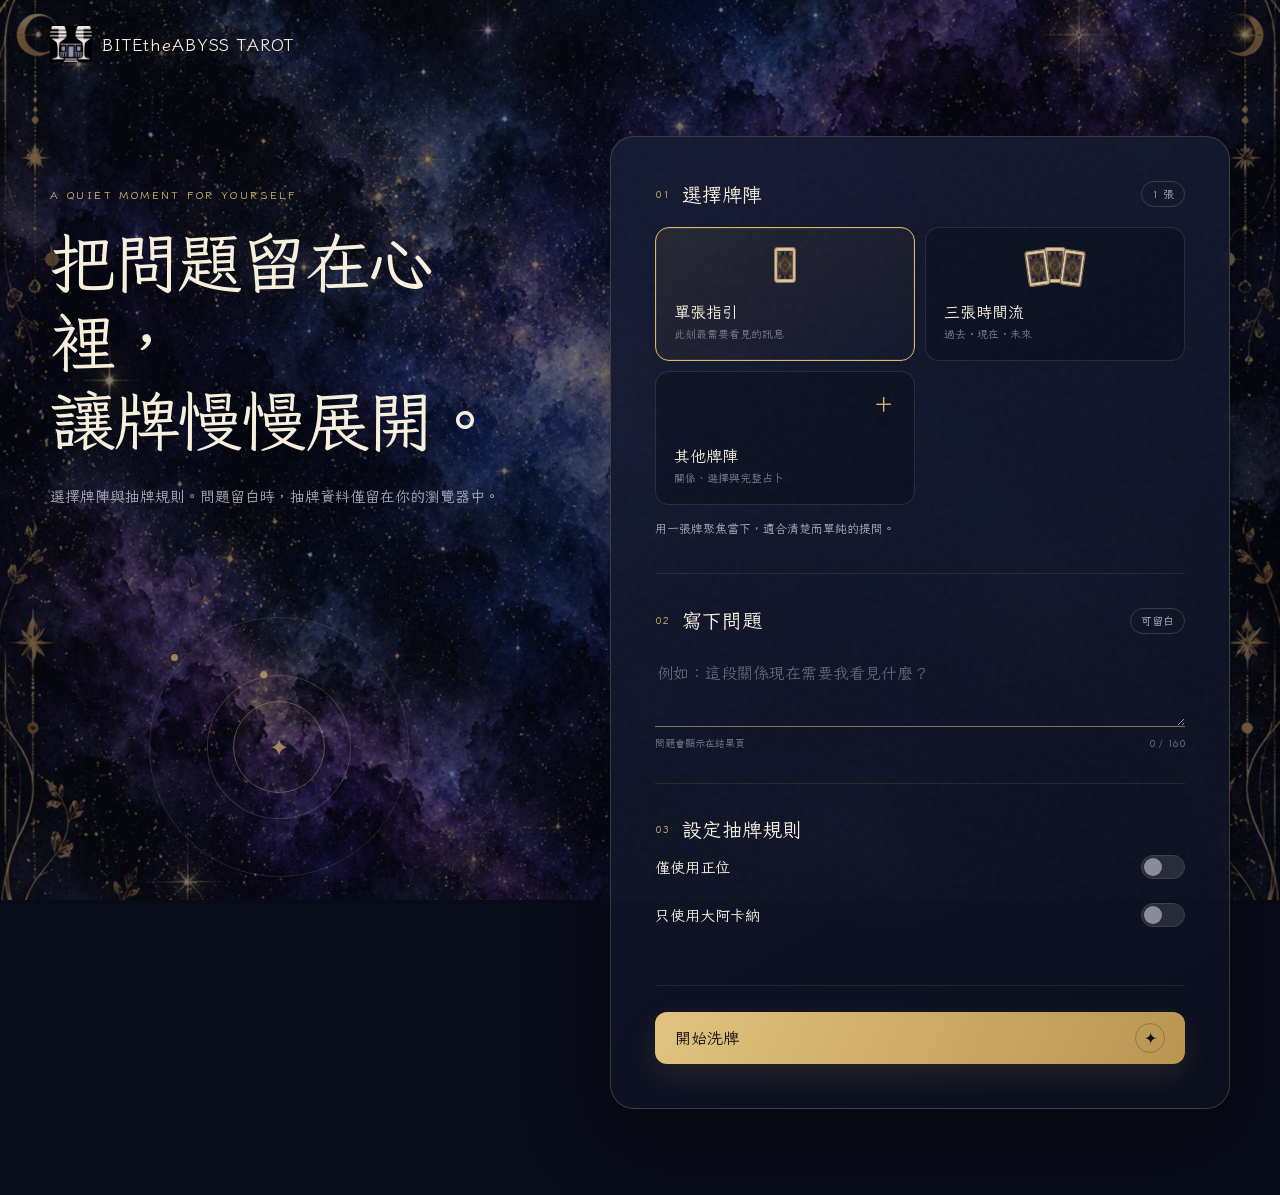
<file: index.html>
<!doctype html>
<html lang="zh-Hant">
<head>
  <meta charset="utf-8">
  <meta name="viewport" content="width=device-width, initial-scale=1, viewport-fit=cover">
  <meta name="theme-color" content="#090c1a">
  <meta name="description" content="一段安靜、私密的線上塔羅抽牌儀式。">
  <title>BITEtheABYSS TAROT｜線上抽牌</title>
  <link rel="icon" type="image/jpeg" href="assets/brand/bitetheabyss-logo.jpg">
  <link rel="preload" href="assets/fonts/Iansui-Regular.woff" as="font" type="font/woff" crossorigin>
  <link rel="stylesheet" href="styles.css?v=10">
</head>
<body class="setup-page">
  <div class="grain" aria-hidden="true"></div>
  <header class="site-header shell">
    <a class="brand" href="index.html" aria-label="BITEtheABYSS TAROT 首頁">
      <img class="brand-mark" src="assets/brand/bitetheabyss-logo.jpg" width="42" height="36" alt="">
      <span>BITEtheABYSS TAROT</span>
    </a>
  </header>

  <main class="shell setup-layout">
    <section class="intro" aria-labelledby="page-title">
      <p class="eyebrow">A quiet moment for yourself</p>
      <h1 id="page-title">把問題留在心裡，<br>讓牌慢慢展開。</h1>
      <p class="lede">選擇牌陣與抽牌規則。問題留白時，抽牌資料僅留在你的瀏覽器中。</p>
      <div class="moon-orbit" aria-hidden="true">
        <span class="orbit orbit-one"></span>
        <span class="orbit orbit-two"></span>
        <span class="moon">✦</span>
      </div>
    </section>

    <form id="setup-form" class="setup-card">
      <section class="form-section" aria-labelledby="spread-title">
        <div class="section-heading">
          <div>
            <span class="step-number">01</span>
            <h2 id="spread-title">選擇牌陣</h2>
          </div>
          <span id="card-count" class="count-pill">1 張</span>
        </div>

        <div class="spread-grid" role="radiogroup" aria-label="牌陣">
          <label class="spread-option selected">
            <input type="radio" name="spread" value="single" checked>
            <span class="spread-icon one-card" aria-hidden="true"><i></i></span>
            <strong>單張指引</strong>
            <small>此刻最需要看見的訊息</small>
          </label>
          <label class="spread-option">
            <input type="radio" name="spread" value="three">
            <span class="spread-icon three-card" aria-hidden="true"><i></i><i></i><i></i></span>
            <strong>三張時間流</strong>
            <small>過去・現在・未來</small>
          </label>
          <label class="spread-option more-option">
            <input type="radio" name="spread" value="relationship">
            <span class="spread-icon five-card" aria-hidden="true"><i></i><i></i><i></i><i></i><i></i></span>
            <strong>關係牌陣</strong>
            <small>雙方心態與關係走向</small>
          </label>
          <label class="spread-option more-option">
            <input type="radio" name="spread" value="decision">
            <span class="spread-icon five-card decision-icon" aria-hidden="true"><i></i><i></i><i></i><i></i><i></i></span>
            <strong>選擇牌陣</strong>
            <small>兩條路徑與核心建議</small>
          </label>
          <label class="spread-option more-option">
            <input type="radio" name="spread" value="celtic">
            <span class="spread-icon ten-card" aria-hidden="true"><i></i><i></i><i></i><i></i><i></i><i></i></span>
            <strong>塞爾特十字</strong>
            <small>完整梳理複雜情境</small>
          </label>
          <label class="spread-option more-option">
            <input type="radio" name="spread" value="body-mind-spirit">
            <span class="spread-icon three-card" aria-hidden="true"><i></i><i></i><i></i></span>
            <strong>身心靈</strong>
            <small>身體・思緒・內在需要</small>
          </label>
          <label class="spread-option more-option">
            <input type="radio" name="spread" value="elements">
            <span class="spread-icon five-card" aria-hidden="true"><i></i><i></i><i></i><i></i></span>
            <strong>四元素</strong>
            <small>行動・情感・思考・現實</small>
          </label>
          <label class="spread-option more-option">
            <input type="radio" name="spread" value="creative">
            <span class="spread-icon five-card" aria-hidden="true"><i></i><i></i><i></i><i></i><i></i></span>
            <strong>創作指引</strong>
            <small>靈感、阻力與下一步</small>
          </label>
          <button id="toggle-more" class="spread-more" type="button" aria-expanded="false">
            <span>＋</span>
            <strong>其他牌陣</strong>
            <small>關係、選擇與完整占卜</small>
          </button>
        </div>
        <p id="spread-description" class="selection-note">用一張牌聚焦當下，適合清楚而單純的提問。</p>
      </section>

      <section class="form-section" aria-labelledby="question-title">
        <div class="section-heading compact">
          <div>
            <span class="step-number">02</span>
            <h2 id="question-title">寫下問題</h2>
          </div>
          <span class="optional">可留白</span>
        </div>
        <label class="sr-only" for="question">你的問題</label>
        <textarea id="question" name="question" rows="2" maxlength="160" placeholder="例如：這段關係現在需要我看見什麼？"></textarea>
        <div class="field-meta"><span>問題會顯示在結果頁</span><span id="question-count">0 / 160</span></div>
      </section>

      <section class="form-section rules-section" aria-labelledby="rules-title">
        <div class="section-heading compact">
          <div>
            <span class="step-number">03</span>
            <h2 id="rules-title">設定抽牌規則</h2>
          </div>
        </div>

        <div class="mindset-row deck-scope-row">
          <div>
            <strong>僅使用正位</strong>
          </div>
          <label class="switch">
            <input id="upright-only-toggle" type="checkbox">
            <span aria-hidden="true"></span>
            <span class="sr-only">僅使用正位</span>
          </label>
        </div>

        <div class="mindset-row deck-scope-row">
          <div>
            <strong>只使用大阿卡納</strong>
          </div>
          <label class="switch">
            <input id="major-only-toggle" type="checkbox">
            <span aria-hidden="true"></span>
            <span class="sr-only">只使用大阿卡納，共 24 張</span>
          </label>
        </div>

      </section>

      <button class="primary-button" type="submit">
        <span>開始洗牌</span>
        <span class="button-symbol" aria-hidden="true">✦</span>
      </button>
    </form>
  </main>

  <script src="js/card-art.js?v=6"></script>
  <script src="js/tarot-data.js?v=11"></script>
  <script src="js/setup.js?v=11"></script>
</body>
</html>
</file>
<file: styles.css>
@font-face {
  font-family: 'Iansui';
  src: url('assets/fonts/Iansui-Regular.woff') format('woff');
  font-weight: 400;
  font-style: normal;
  font-display: swap;
}

:root {
  --ink: #f7f0dd;
  --muted: #aaa9b7;
  --dim: #777789;
  --gold: #d9b96f;
  --gold-soft: #92794a;
  --night: #080b18;
  --night-2: #0e1327;
  --panel: rgba(18, 23, 43, 0.86);
  --line: rgba(218, 191, 126, 0.22);
  --line-strong: rgba(218, 191, 126, 0.55);
  --serif: 'Iansui', serif;
  --sans: 'Iansui', sans-serif;
  color-scheme: dark;
}

* { box-sizing: border-box; }
html { min-height: 100%; background: var(--night); }
body {
  min-height: 100vh;
  margin: 0;
  color: var(--ink);
  font-family: var(--sans);
  isolation: isolate;
  background: transparent;
}
body::before {
  content: "";
  position: fixed;
  inset: 0;
  pointer-events: none;
  z-index: -1;
  background: linear-gradient(rgba(5, 8, 20, .5), rgba(5, 8, 20, .5)), url('assets/brand/starfield.jpg') center / cover no-repeat;
}
button, input, textarea { font: inherit; }
button { color: inherit; }
.grain {
  position: fixed;
  inset: 0;
  opacity: .035;
  pointer-events: none;
  z-index: 10;
  background-image: url("data:image/svg+xml,%3Csvg viewBox='0 0 180 180' xmlns='http://www.w3.org/2000/svg'%3E%3Cfilter id='n'%3E%3CfeTurbulence type='fractalNoise' baseFrequency='.8' numOctaves='3' stitchTiles='stitch'/%3E%3C/filter%3E%3Crect width='100%25' height='100%25' filter='url(%23n)' opacity='.8'/%3E%3C/svg%3E");
}
.shell { width: min(1180px, calc(100% - 48px)); margin-inline: auto; }
.site-header { height: 88px; display: flex; align-items: center; justify-content: space-between; position: relative; z-index: 20; }
.brand { display: inline-flex; align-items: center; gap: 10px; color: var(--ink); text-decoration: none; font-family: var(--serif); font-size: 17px; letter-spacing: .05em; }
.brand-mark { display:block; width:42px; height:36px; flex:0 0 auto; object-fit:contain; mix-blend-mode:screen; }
.brand span { min-width:0; }
.site-header > .text-button { flex:0 0 auto; }
.quiet-label, .eyebrow { color: var(--gold); font-size: 11px; letter-spacing: .22em; text-transform: uppercase; }
.text-button { border: 0; background: none; color: var(--muted); padding: 10px; cursor: pointer; }
.text-button:hover { color: var(--ink); }

.setup-layout { display: grid; grid-template-columns: minmax(280px, .85fr) minmax(520px, 1.15fr); gap: clamp(48px, 8vw, 110px); align-items: start; padding: 48px 0 86px; }
.intro { position: sticky; top: 120px; padding-top: 42px; }
.intro h1 { font-family: var(--serif); font-weight: 400; font-size: clamp(40px, 5.5vw, 66px); line-height: 1.2; letter-spacing: -.035em; margin: 22px 0; }
.lede { max-width: 460px; color: var(--muted); line-height: 1.9; font-size: 15px; }
.moon-orbit { position: relative; width: min(360px, 90%); aspect-ratio: 1; margin: 56px auto 0; display: grid; place-items: center; opacity: .68; }
.orbit { position: absolute; inset: 14%; border: 1px solid var(--line); border-radius: 50%; }
.orbit-two { inset: 30%; transform: rotate(38deg); border-color: rgba(218,191,126,.32); }
.orbit::after { content:""; position:absolute; width:7px; height:7px; border-radius:50%; background:var(--gold); top:14%; left:8%; box-shadow: 0 0 18px var(--gold); }
.moon { width: 92px; height: 92px; border-radius: 50%; border: 1px solid var(--line-strong); display:grid; place-items:center; color:var(--gold); font-size:24px; box-shadow: inset 0 0 50px rgba(217,185,111,.08), 0 0 55px rgba(112,123,196,.08); }

.setup-card { position: relative; border: 1px solid var(--line); border-radius: 24px; padding: clamp(24px, 4vw, 44px); background: linear-gradient(150deg, rgba(21,27,51,.94), rgba(12,16,31,.92)); box-shadow: 0 30px 90px rgba(0,0,0,.24); backdrop-filter: blur(22px); }
.form-section { padding: 0 0 34px; margin-bottom: 34px; border-bottom: 1px solid rgba(218,191,126,.12); }
.form-section:last-of-type { margin-bottom: 26px; }
.section-heading { display:flex; align-items:center; justify-content:space-between; gap:16px; margin-bottom:20px; }
.section-heading.compact { margin-bottom: 14px; }
.section-heading > div { display:flex; align-items:center; gap:12px; }
.step-number { color: var(--gold); font-size: 10px; letter-spacing: .12em; }
.section-heading h2 { font-family: var(--serif); font-size: 20px; font-weight: 400; margin: 0; }
.count-pill, .optional { color: var(--muted); font-size: 11px; border: 1px solid var(--line); padding: 6px 10px; border-radius: 99px; }
.spread-grid { display:grid; grid-template-columns: repeat(2, 1fr); gap:10px; }
.spread-option, .spread-more { position:relative; min-height:134px; border:1px solid rgba(218,191,126,.15); border-radius:14px; background:rgba(5,8,19,.3); padding:18px; display:flex; flex-direction:column; align-items:flex-start; justify-content:flex-end; gap:5px; cursor:pointer; transition:.2s ease; text-align:left; }
.spread-option:hover, .spread-more:hover { border-color: var(--line-strong); transform: translateY(-1px); }
.spread-option.selected { border-color: var(--gold); background: linear-gradient(145deg, rgba(132,107,59,.16), rgba(20,24,46,.8)); box-shadow: inset 0 0 0 1px rgba(217,185,111,.1); }
.spread-option input { position:absolute; opacity:0; pointer-events:none; }
.spread-option strong, .spread-more strong { font-family:var(--serif); font-size:16px; font-weight:400; }
.spread-option small, .spread-more small { color:var(--dim); font-size:11px; line-height:1.5; }
.spread-more { color:var(--ink); width:100%; }
.spread-more > span { position:absolute; top:19px; right:19px; color:var(--gold); font-size:22px; transition: transform .25s ease; }
.spread-more[aria-expanded="true"] > span { transform: rotate(45deg); }
.more-option { display:none; }
.spread-grid.expanded .more-option { display:flex; }
.spread-grid.expanded .spread-more { order:10; grid-column:1 / -1; min-height:82px; }
.spread-icon { height:46px; width:100%; position:absolute; inset:14px 0 auto; display:flex; justify-content:center; align-items:center; }
.spread-icon i { width:22px; height:36px; border:1px solid var(--gold-soft); border-radius:3px; background:#111827 url('assets/deck/00.png') center / 100% 100% no-repeat; display:block; margin:0 -2px; }
.three-card i:first-child { transform:rotate(-8deg) translateY(3px); } .three-card i:last-child { transform:rotate(8deg) translateY(3px); }
.five-card { transform:scale(.8); } .five-card i:nth-child(2), .five-card i:nth-child(4) { transform:translateY(-5px); }
.ten-card { transform:scale(.72); } .ten-card i:nth-child(even) { transform:translateY(-4px); }
.selection-note { color:var(--muted); font-size:12px; line-height:1.65; margin:14px 0 0; }
textarea { resize:vertical; width:100%; color:var(--ink); border:0; border-bottom:1px solid var(--line-strong); background:transparent; padding:12px 2px; outline:none; line-height:1.7; }
textarea::placeholder { color:#626476; }
textarea:focus { border-color:var(--gold); }
.field-meta { display:flex; justify-content:space-between; margin-top:8px; color:var(--dim); font-size:10px; }
.rule-fieldset { padding:0; margin:0 0 24px; border:0; }
.rule-fieldset legend { color:var(--muted); font-size:12px; margin-bottom:10px; }
.segmented { display:grid; grid-template-columns:1fr 1fr; border:1px solid var(--line); border-radius:10px; padding:4px; background:rgba(3,5,13,.28); }
.segmented label { cursor:pointer; }
.segmented input { position:absolute; opacity:0; }
.segmented span { display:block; text-align:center; color:var(--muted); font-size:12px; padding:10px; border-radius:7px; transition:.2s; }
.segmented input:checked + span { color:var(--ink); background:rgba(217,185,111,.14); box-shadow:inset 0 0 0 1px rgba(217,185,111,.3); }
.mindset-row { display:flex; justify-content:space-between; gap:20px; align-items:center; }
.mindset-row strong { display:block; font-family:var(--serif); font-weight:400; font-size:15px; }
.mindset-row small { display:block; color:var(--dim); font-size:11px; margin-top:6px; line-height:1.5; }
.switch { position:relative; flex:0 0 auto; cursor:pointer; }
.switch input { position:absolute; opacity:0; }
.switch > span:first-of-type { display:block; width:44px; height:24px; border-radius:20px; background:#282b3a; border:1px solid #3b3e50; transition:.2s; }
.switch > span:first-of-type::after { content:""; display:block; width:18px; height:18px; border-radius:50%; background:#8c8c98; margin:2px; transition:.2s; }
.switch input:checked + span { background:rgba(217,185,111,.25); border-color:var(--gold); }
.switch input:checked + span::after { background:var(--gold); transform:translateX(20px); }
.switch input:disabled + span { opacity:.38; cursor:not-allowed; }
.primary-button, .secondary-button { border-radius:12px; min-height:52px; padding:0 20px; cursor:pointer; transition:.2s ease; }
.primary-button { width:100%; display:flex; align-items:center; justify-content:space-between; color:#12111a; background:linear-gradient(115deg,#e0c37e,#b99550); border:0; font-family:var(--serif); font-size:16px; box-shadow:0 12px 32px rgba(191,151,73,.14); }
.primary-button:hover { transform:translateY(-1px); filter:brightness(1.06); }
.button-symbol { width:30px; height:30px; border:1px solid rgba(20,18,17,.24); border-radius:50%; display:grid; place-items:center; }
.privacy-note { text-align:center; color:var(--dim); font-size:10px; margin:12px 0 0; }
.is-hidden { display:none !important; }
.sr-only { position:absolute; width:1px; height:1px; padding:0; margin:-1px; overflow:hidden; clip:rect(0,0,0,0); white-space:nowrap; border:0; }

.reading-page { overflow-x:hidden; }
.reading-main { padding: 24px 0 90px; }
.ritual-head { text-align:center; max-width:650px; margin:12px auto 24px; }
.ritual-head h1 { font-family:var(--serif); font-size:clamp(34px,5vw,52px); font-weight:400; margin:10px 0 9px; }
.ritual-head p:last-child { color:var(--muted); font-size:13px; margin:0; }
.progress { width:min(600px, 100%); margin:28px auto 12px; padding:0; list-style:none; display:grid; grid-template-columns:repeat(4,1fr); }
.progress li { position:relative; display:flex; flex-direction:column; align-items:center; gap:6px; color:#626577; font-size:10px; }
.progress li::before { content:""; position:absolute; width:100%; height:1px; right:50%; top:13px; background:rgba(218,191,126,.14); z-index:-1; }
.progress li:first-child::before { display:none; }
.progress li span { width:26px; height:26px; border-radius:50%; display:grid; place-items:center; border:1px solid rgba(218,191,126,.2); background:var(--night-2); }
.progress li.active, .progress li.done { color:var(--gold); }
.progress li.active span { border-color:var(--gold); box-shadow:0 0 20px rgba(217,185,111,.12); }
.progress li.done span { background:var(--gold-soft); color:var(--night); border-color:var(--gold-soft); }
.table-panel { position:relative; width:min(1050px,100%); margin:0 auto; min-height:520px; border-radius:30px; overflow:hidden; border:1px solid rgba(218,191,126,.1); background:radial-gradient(circle at center,rgba(30,38,71,.52),rgba(8,11,24,.52) 66%); box-shadow:inset 0 0 110px rgba(0,0,0,.38),0 35px 100px rgba(0,0,0,.2); }
#canvas-wrap canvas { display:block; width:100% !important; touch-action:pan-y; cursor:pointer; }
.cut-controls { position:absolute; inset:auto 0 28px; display:flex; justify-content:center; gap:14px; z-index:5; }
.cut-controls button { border:1px solid var(--line); background:rgba(11,14,29,.88); color:var(--muted); border-radius:99px; padding:8px 18px; cursor:pointer; backdrop-filter:blur(8px); }
.cut-controls button:hover, .cut-controls button:focus-visible { color:var(--ink); border-color:var(--gold); }
.cut-controls button { min-height:44px; min-width:60px; touch-action:manipulation; }
.secondary-button { border:1px solid var(--line-strong); background:rgba(11,14,29,.72); color:var(--ink); }
#draw-assist { position:absolute; left:50%; bottom:22px; transform:translateX(-50%); z-index:5; min-height:40px; white-space:nowrap; }
.draw-status { position:absolute; top:18px; left:50%; transform:translateX(-50%); color:var(--muted); font-size:11px; letter-spacing:.05em; margin:0; z-index:3; }
.result-section { width:min(1050px,100%); margin:74px auto 0; scroll-margin-top:24px; }
.result-heading { text-align:center; max-width:680px; margin:0 auto 38px; }
.result-heading h2 { font-family:var(--serif); font-size:clamp(34px,5vw,48px); font-weight:400; margin:10px 0; }
.result-question { color:var(--muted); line-height:1.7; }
.result-cards { display:grid; grid-template-columns:repeat(3,1fr); gap:16px; }
.result-card { border:1px solid var(--line); border-radius:18px; padding:16px; background:linear-gradient(150deg,rgba(21,27,51,.85),rgba(11,14,28,.9)); display:grid; grid-template-columns:110px 1fr; gap:18px; min-height:190px; }
.result-card { animation: result-rise .5s both ease-out; }
.result-card-image { width:110px; height:auto; align-self:start; object-fit:contain; border-radius:8px; border:1px solid rgba(218,191,126,.35); box-shadow:0 10px 25px rgba(0,0,0,.28); }
.result-card.reversed .result-card-image { transform:rotate(180deg); }
.position-label { color:var(--gold); text-transform:uppercase; letter-spacing:.12em; font-size:9px; }
.result-card h3 { font-family:var(--serif); font-size:18px; font-weight:400; margin:10px 0 8px; }
.orientation-label { display:inline-block; color:var(--muted); font-size:10px; border:1px solid var(--line); border-radius:99px; padding:4px 8px; }
.keywords { color:#c8c4bd; font-size:12px; line-height:1.7; margin:12px 0 0; }
.card-meaning { color:var(--muted); font-size:14px; line-height:1.85; margin:12px 0 0; overflow-wrap:anywhere; }
.result-disclaimer { color:var(--dim); font-size:10px; text-align:center; margin:28px 0; }
.result-actions { display:flex; flex-direction:column; width:min(420px, 100%); margin-inline:auto; gap:12px; }
.result-actions .secondary-button, .compact-button { width:100%; min-width:0; }
#back-home { display:flex; align-items:center; justify-content:center; text-decoration:none; }
#back-home:hover { border-color:var(--gold); background:rgba(24,29,49,.9); }
.compact-button { gap:28px; }
.ai-advice { margin-top:24px; padding:24px; border:1px solid var(--line); border-radius:18px; background:var(--panel); }
.ai-advice-notice { margin:18px 0 0; padding-top:14px; border-top:1px solid var(--line); color:var(--muted); font-size:12px; line-height:1.7; }
.deck-scope-row { margin-bottom:24px; }
.ai-advice h3 { margin:0 0 12px; font-size:20px; font-weight:400; }
#ai-advice-text { margin:0; font-size:16px; line-height:1.9; white-space:pre-wrap; overflow-wrap:anywhere; }
.result-share-actions { display:grid; grid-template-columns:1fr 1fr; gap:12px; }
.result-share-actions button { padding-inline:8px; }
#save-dialog { width:min(780px, calc(100% - 24px)); max-height:90dvh; padding:0; color:var(--ink); background:#0e1327; border:1px solid var(--line-strong); border-radius:20px; box-shadow:0 20px 80px #0008; }
#save-dialog::backdrop { background:rgba(3,5,13,.8); backdrop-filter:blur(5px); }
body:has(#save-dialog[open]) { overflow:hidden; }
.save-dialog-content { padding:24px; }
#save-title { margin:0; font-size:24px; font-weight:400; }
#save-status { color:var(--muted); font-size:14px; line-height:1.6; }
#save-preview { display:block; width:100%; height:auto; border-radius:10px; }
#save-preview[hidden] { display:none; }
.save-dialog-actions { position:sticky; bottom:-1px; display:grid; grid-template-columns:1fr 1fr; gap:12px; padding:18px 0 0; background:#0e1327; }
.save-dialog-actions .primary-button { justify-content:center; }
button:disabled { cursor:wait; opacity:.5; }

@keyframes result-rise {
  from { opacity:0; transform:translateY(12px); }
  to { opacity:1; transform:translateY(0); }
}

@media (max-width: 900px) {
  .setup-layout { grid-template-columns:1fr; gap:30px; padding-top:12px; }
  .intro { position:relative; top:auto; padding:15px 4px 0; }
  .intro h1 { font-size:clamp(38px,10vw,58px); }
  .lede { max-width:680px; }
  .moon-orbit { display:none; }
  .result-cards { grid-template-columns:repeat(2,1fr); }
  .table-panel { min-height:490px; }
}

@media (max-width: 620px) {
  .shell { width:min(100% - 28px, 1180px); }
  .site-header { height:70px; }
  .brand { gap:8px; font-size:14px; letter-spacing:.02em; line-height:1.4; }
  .brand-mark { width:34px; height:29px; }
  .site-header > .text-button { padding-inline:6px; font-size:14px; }
  .quiet-label { display:none; }
  .setup-layout { padding-bottom:42px; }
  .intro h1 { font-size:39px; line-height:1.18; }
  .setup-card { margin-inline:-2px; border-radius:19px; padding:24px 18px; }
  .spread-grid { grid-template-columns:1fr; }
  .spread-option { min-height:108px; padding-left:104px; justify-content:center; }
  .spread-icon { width:86px; height:100%; inset:0 auto 0 4px; }
  .spread-grid.expanded .spread-more { grid-column:auto; }
  .spread-more { min-height:84px; }
  .mindset-row small { max-width:240px; }
  .reading-main { padding-top:10px; }
  .ritual-head { min-height:126px; }
  .ritual-head h1 { font-size:36px; }
  .progress { margin-top:12px; }
  .table-panel { margin-inline:-4px; width:calc(100% + 8px); min-height:470px; border-radius:20px; }
  .cut-controls { gap:7px; bottom:18px; }
  .cut-controls button { padding:8px 13px; }
  .result-section { margin-top:54px; }
  .result-cards { grid-template-columns:1fr; }
  .result-card { grid-template-columns:92px 1fr; min-height:164px; padding:13px; }
  .result-card-image { width:92px; }
  .result-actions .secondary-button, .compact-button { width:100%; }
}

@media (prefers-reduced-motion: reduce) {
  *, *::before, *::after { scroll-behavior:auto !important; animation-duration:.01ms !important; transition-duration:.01ms !important; }
}
</file>
